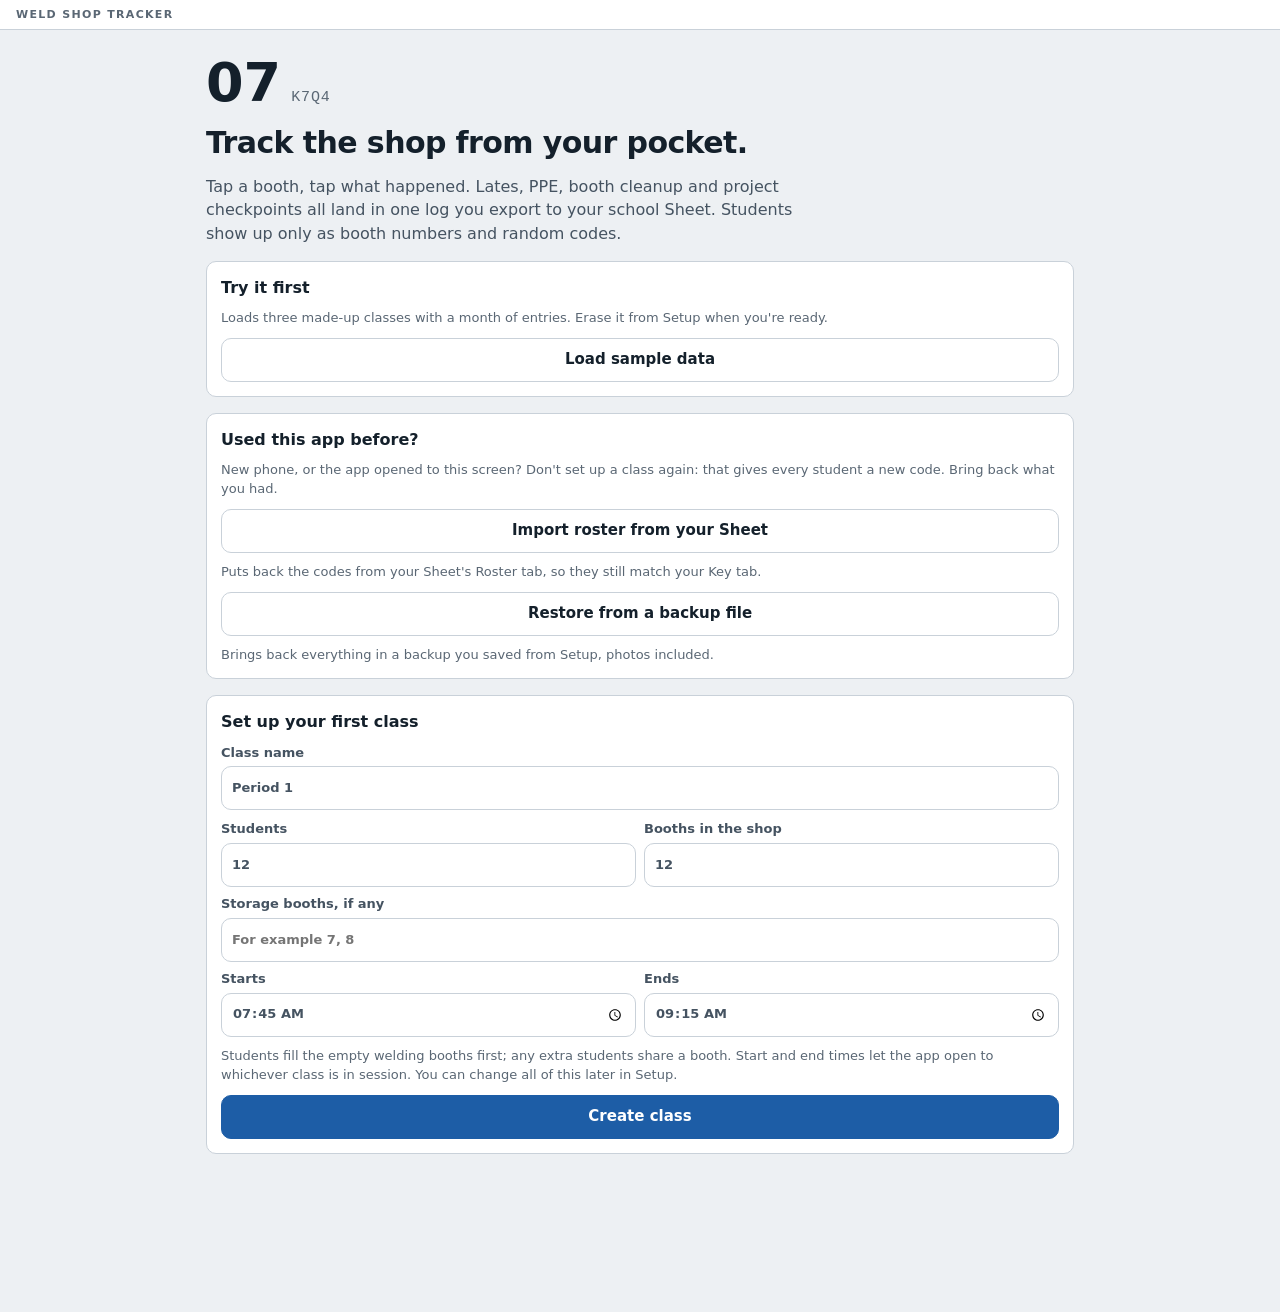
<file: index.html>
<!doctype html>
<html lang="en">
<head>
<meta charset="utf-8">
<meta name="viewport" content="width=device-width, initial-scale=1, viewport-fit=cover">
<meta http-equiv="Content-Security-Policy" content="default-src 'self'; script-src 'self'; style-src 'self' 'unsafe-inline'; img-src 'self' blob: data:; connect-src 'none'; font-src 'none'; media-src 'none'; object-src 'none'; frame-src 'none'; worker-src 'self'; manifest-src 'self'; base-uri 'none'; form-action 'none'">
<meta name="color-scheme" content="light dark">
<meta name="theme-color" content="#1d5da6">
<meta name="mobile-web-app-capable" content="yes">
<meta name="apple-mobile-web-app-capable" content="yes">
<meta name="apple-mobile-web-app-title" content="Shop Tracker">
<meta name="referrer" content="no-referrer">
<link rel="manifest" href="manifest.webmanifest">
<link rel="icon" href="icons/icon-192.png">
<link rel="apple-touch-icon" href="icons/apple-touch-icon.png">
<title>Weld Shop Tracker</title>
<link rel="stylesheet" href="app.css">
</head>
<body>
<header class="hdr" id="hdr">
  <div class="brand">
    <span class="eyebrow" id="hdr-date">Weld Shop Tracker</span>
    <select class="cls-select" id="cls-select" aria-label="Class"></select>
  </div>
  <button class="icon-btn" id="setup-btn" type="button" aria-label="Setup" aria-pressed="false">
    <svg viewBox="0 0 24 24" fill="none" stroke="currentColor" stroke-width="1.8" stroke-linecap="round" stroke-linejoin="round" aria-hidden="true"><path d="M4 7h10M18 7h2M4 17h4M12 17h8"/><circle cx="16" cy="7" r="2.2"/><circle cx="10" cy="17" r="2.2"/></svg>
  </button>
</header>
<main id="main" aria-live="off"></main>
<nav class="nav" id="nav" aria-label="Sections">
  <button type="button" data-tab="class">
    <svg viewBox="0 0 24 24" fill="none" stroke="currentColor" stroke-width="1.8" stroke-linejoin="round" aria-hidden="true"><rect x="3.5" y="3.5" width="7" height="7" rx="1.5"/><rect x="13.5" y="3.5" width="7" height="7" rx="1.5"/><rect x="3.5" y="13.5" width="7" height="7" rx="1.5"/><rect x="13.5" y="13.5" width="7" height="7" rx="1.5"/></svg>
    Class
  </button>
  <button type="button" data-tab="check">
    <svg viewBox="0 0 24 24" fill="none" stroke="currentColor" stroke-width="1.8" stroke-linecap="round" stroke-linejoin="round" aria-hidden="true"><path d="M5 21V4"/><path d="M5 4h11l-2 4 2 4H5"/></svg>
    Checkpoints
  </button>
  <button type="button" data-tab="booths">
    <svg viewBox="0 0 24 24" fill="none" stroke="currentColor" stroke-width="1.8" stroke-linecap="round" stroke-linejoin="round" aria-hidden="true"><rect x="3.5" y="3.5" width="17" height="17" rx="2"/><path d="M8 12.5l2.6 2.6L16 9.5"/></svg>
    Cleanup
  </button>
  <button type="button" data-tab="reports">
    <svg viewBox="0 0 24 24" fill="none" stroke="currentColor" stroke-width="1.8" stroke-linecap="round" aria-hidden="true"><path d="M4 20h16"/><path d="M7 16v-5M12 16V6M17 16v-8"/></svg>
    Reports
  </button>
</nav>
<div id="sheet-root"></div>
<div class="toast" id="toast" role="status" aria-live="polite" hidden></div>
<input type="file" id="cam" accept="image/*" capture="environment" hidden>
<input type="file" id="restore-file" accept="application/json,.json" hidden>
<input type="file" id="rec-photos" accept="image/jpeg,.jpg,.jpeg,.zip,application/zip" multiple hidden>
<input type="file" id="imp-file" accept=".csv,.tsv,.txt,text/csv,text/plain,text/tab-separated-values" hidden>
<script src="app.js" charset="utf-8"></script>
</body>
</html>
</file>
<file: app.css>
/* Layout: one-screen phone app. Sticky header (class + date), scrolling work area, fixed bottom tabs.
   Booth tiles read like stamped steel tags: big booth number, mono code. */
:root {
  --bg: #edf0f3;          /* galvanized grey, cool bias */
  --surface: #ffffff;
  --surface-2: #e2e7ec;
  --ink: #14202b;
  --ink-2: #455361;
  --ink-3: #5a6774;
  --line: #c9d1d9;
  --accent: #1d5da6;      /* steel blue: interactive */
  --accent-ink: #ffffff;
  --accent-soft: #dce8f6;
  --neg: #a8261d;
  --neg-soft: #fbe9e7;
  --pos: #1b7438;
  --pos-soft: #e1f2e6;
  --warn: #855000;
  --warn-soft: #fff0c7;
  --series-1: #2a78d6;
  --scrim: rgba(12, 20, 28, 0.45);
  --shadow: 0 1px 2px rgba(20, 32, 43, 0.08), 0 8px 24px rgba(20, 32, 43, 0.12);
  --font-ui: system-ui, -apple-system, "Segoe UI", Roboto, "Helvetica Neue", Arial, sans-serif;
  --font-mono: ui-monospace, "SF Mono", "Roboto Mono", Menlo, Consolas, monospace;
  --nav-h: 62px;
  --r: 10px;
}
@media (prefers-color-scheme: dark) {
  :root:not([data-theme="light"]) {
    --bg: #0f151b; --surface: #18212a; --surface-2: #222d38; --ink: #e8edf2; --ink-2: #b0bcc8; --ink-3: #93a0ad;
    --line: #2f3c49; --accent: #7db3f0; --accent-ink: #0b1828; --accent-soft: #1d3350;
    --neg: #ff978d; --neg-soft: #3b1815; --pos: #80d996; --pos-soft: #12301b; --warn: #f2c14e; --warn-soft: #3a2c0a;
    --series-1: #3987e5; --scrim: rgba(0, 0, 0, 0.6); --shadow: 0 1px 2px rgba(0,0,0,.4), 0 8px 24px rgba(0,0,0,.45);
    color-scheme: dark;
  }
}
:root[data-theme="dark"] {
  --bg: #0f151b; --surface: #18212a; --surface-2: #222d38; --ink: #e8edf2; --ink-2: #b0bcc8; --ink-3: #93a0ad;
  --line: #2f3c49; --accent: #7db3f0; --accent-ink: #0b1828; --accent-soft: #1d3350;
  --neg: #ff978d; --neg-soft: #3b1815; --pos: #80d996; --pos-soft: #12301b; --warn: #f2c14e; --warn-soft: #3a2c0a;
  --series-1: #3987e5; --scrim: rgba(0, 0, 0, 0.6); --shadow: 0 1px 2px rgba(0,0,0,.4), 0 8px 24px rgba(0,0,0,.45);
  color-scheme: dark;
}

* { box-sizing: border-box; }
[hidden] { display: none !important; }
:root { padding-top: env(safe-area-inset-top, 0px); padding-bottom: env(safe-area-inset-bottom, 0px); }
html, body { height: 100%; }
body {
  margin: 0;
  background: var(--bg);
  color: var(--ink);
  font: 15px/1.45 var(--font-ui);
  -webkit-tap-highlight-color: transparent;
  -webkit-text-size-adjust: 100%;
}
body::before {
  content: ""; position: fixed; inset: 0 0 auto; height: env(safe-area-inset-top, 0px);
  z-index: 30; background: var(--surface);
}
button, input, select, textarea { font: inherit; color: inherit; }
button { cursor: pointer; }
:focus-visible { outline: 3px solid var(--accent); outline-offset: 2px; }
h1, h2, h3 { text-wrap: balance; margin: 0; }
.mono { font-family: var(--font-mono); letter-spacing: 0.06em; }
.num { font-variant-numeric: tabular-nums; }
.muted { color: var(--ink-3); }
.small { font-size: 13px; }
.eyebrow { font-size: 11px; font-weight: 700; letter-spacing: 0.12em; text-transform: uppercase; color: var(--ink-3); }

/* Header */
.hdr {
  position: sticky; top: env(safe-area-inset-top, 0px); z-index: 20;
  background: var(--surface); border-bottom: 1px solid var(--line);
  padding-left: max(16px, env(safe-area-inset-left, 0px));
  padding-right: max(16px, env(safe-area-inset-right, 0px));
  padding-block: 8px;
  display: flex; align-items: center; gap: 10px;
}
.hdr .brand { display: flex; flex-direction: column; min-width: 0; flex: 1; }
.hdr .brand .eyebrow { line-height: 1.2; }
.cls-select {
  appearance: none; -webkit-appearance: none; border: 0; background: transparent;
  font-size: 19px; font-weight: 800; letter-spacing: -0.01em; padding: 2px 22px 2px 0; max-width: 100%;
  background-image: linear-gradient(45deg, transparent 50%, var(--ink-3) 50%), linear-gradient(135deg, var(--ink-3) 50%, transparent 50%);
  background-position: right 8px center, right 3px center; background-size: 5px 5px, 5px 5px; background-repeat: no-repeat;
  text-overflow: ellipsis; overflow: hidden; white-space: nowrap;
}
.icon-btn {
  width: 44px; height: 44px; border-radius: 12px; border: 1px solid var(--line);
  background: var(--surface); display: grid; place-items: center; flex: none;
}
.icon-btn[aria-pressed="true"] { background: var(--accent); color: var(--accent-ink); border-color: var(--accent); }
.icon-btn svg { width: 22px; height: 22px; }

/* Main */
main {
  padding-left: max(16px, env(safe-area-inset-left, 0px));
  padding-right: max(16px, env(safe-area-inset-right, 0px));
  padding-block: 14px calc(var(--nav-h) + env(safe-area-inset-bottom, 0px) + 96px);
  max-width: 900px; margin: 0 auto;
  display: flex; flex-direction: column; gap: 14px;
}
.row { display: flex; gap: 8px; align-items: center; flex-wrap: wrap; }
.row.between { justify-content: space-between; }
.stack { display: flex; flex-direction: column; gap: 10px; }
.card {
  background: var(--surface); border: 1px solid var(--line); border-radius: var(--r);
  padding: 14px; display: flex; flex-direction: column; gap: 10px; min-width: 0;
}
.card h2 { font-size: 16px; font-weight: 750; }
.card p { margin: 0; }

/* Buttons */
.btn {
  min-height: 44px; padding: 0 16px; border-radius: 10px; border: 1px solid var(--line);
  background: var(--surface); font-weight: 650; display: inline-flex; align-items: center; justify-content: center; gap: 8px;
}
.btn.primary { background: var(--accent); color: var(--accent-ink); border-color: var(--accent); }
.btn.danger { background: var(--neg); color: var(--surface); border-color: var(--neg); }
.btn.ghost { background: transparent; }
.btn.sm { min-height: 36px; padding: 0 12px; font-size: 14px; }
.btn.block { width: 100%; }
.btn:disabled { opacity: 0.5; cursor: default; }
.chip-btn {
  min-height: 36px; padding: 0 12px; border-radius: 999px; border: 1px solid var(--line);
  background: var(--surface); font-size: 14px; font-weight: 600;
}
.chip-btn[aria-pressed="true"] { background: var(--ink); color: var(--surface); border-color: var(--ink); }
.seg { display: flex; background: var(--surface-2); border-radius: 10px; padding: 3px; gap: 3px; }
.seg button { flex: 1; min-height: 38px; border: 0; border-radius: 8px; background: transparent; font-weight: 650; font-size: 14px; }
.seg button[aria-pressed="true"] { background: var(--surface); box-shadow: 0 1px 2px rgba(0,0,0,.12); }

/* Status strip */
.strip { display: flex; gap: 8px; align-items: center; flex-wrap: wrap; }
.pill {
  display: inline-flex; align-items: center; gap: 6px; min-height: 32px; padding: 0 12px; border-radius: 999px;
  font-size: 13px; font-weight: 650; border: 1px solid var(--line); background: var(--surface);
}
.pill.ok { background: var(--pos-soft); color: var(--pos); border-color: transparent; }
.pill.warn { background: var(--warn-soft); color: var(--warn); border-color: transparent; }
.pill.neg { background: var(--neg-soft); color: var(--neg); border-color: transparent; }
.dot { width: 8px; height: 8px; border-radius: 50%; background: currentColor; flex: none; }

/* Banner */
.banner {
  display: flex; gap: 10px; align-items: center; justify-content: space-between; flex-wrap: wrap;
  background: var(--warn-soft); color: var(--warn); border-radius: var(--r); padding: 10px 12px; font-weight: 600; font-size: 14px;
}
.banner.info { background: var(--accent-soft); color: var(--ink); }
.banner .btn { color: var(--ink); }

/* Booth tiles */
.tiles { display: grid; grid-template-columns: repeat(auto-fill, minmax(100px, 1fr)); gap: 8px; }
.tile {
  position: relative; text-align: left; border: 1.5px solid var(--line); background: var(--surface);
  border-radius: var(--r); padding: 8px 10px 10px; min-height: 96px; display: flex; flex-direction: column; gap: 4px;
  min-width: 0; touch-action: manipulation; user-select: none; -webkit-user-select: none;
}
.tile:active { transform: scale(0.98); }
.tile .bn-label { font-size: 10px; font-weight: 700; letter-spacing: 0.14em; color: var(--ink-3); }
.tile .bn { font-size: 30px; line-height: 1; font-weight: 800; font-variant-numeric: tabular-nums; letter-spacing: -0.02em; }
.tile .code { font-family: var(--font-mono); font-size: 12px; letter-spacing: 0.1em; color: var(--ink-3); }
.tile .net { position: absolute; top: 8px; right: 8px; font-size: 12px; font-weight: 750; font-variant-numeric: tabular-nums; padding: 1px 7px; border-radius: 999px; }
.tile .net.neg { background: var(--neg-soft); color: var(--neg); }
.tile .net.pos { background: var(--pos-soft); color: var(--pos); }
.tile .chips { display: flex; flex-wrap: wrap; gap: 3px; margin-top: auto; }
.tchip { font-size: 10.5px; font-weight: 700; padding: 1px 5px; border-radius: 4px; max-width: 100%; overflow: hidden; text-overflow: ellipsis; white-space: nowrap; }
.tchip.neg { background: var(--neg-soft); color: var(--neg); }
.tchip.pos { background: var(--pos-soft); color: var(--pos); }
.tchip.act { background: var(--surface-2); color: var(--ink-2); }
.tchip.task { background: var(--accent-soft); color: var(--ink); }
.tile.selected { border-color: var(--accent); box-shadow: inset 0 0 0 2px var(--accent); }
.tile .check { position: absolute; top: 8px; right: 8px; width: 22px; height: 22px; border-radius: 50%; border: 2px solid var(--line); background: var(--surface); }
.tile.selected .check { background: var(--accent); border-color: var(--accent); }
.tile.selected .check::after { content: ""; position: absolute; left: 6px; top: 2px; width: 5px; height: 10px; border: solid var(--accent-ink); border-width: 0 2.5px 2.5px 0; transform: rotate(45deg); }
.tile.absent { background: var(--surface-2); }
/* booth sweep */
.tile.flag { border-color: var(--neg); background: var(--neg-soft); }
.tile.flag .bn, .tile.flag .bn-label { color: var(--neg); }
.tile.flag .tchip.neg { background: var(--surface); }
.tile .state { font-size: 12px; font-weight: 750; }
.tile.ok-state .state { color: var(--pos); }
.tile.flag .state { color: var(--neg); }

/* Sticky apply bar */
.applybar {
  position: fixed; left: 0; right: 0; z-index: 15;
  bottom: calc(var(--nav-h) + env(safe-area-inset-bottom, 0px));
  padding-left: max(16px, env(safe-area-inset-left, 0px)); padding-right: max(16px, env(safe-area-inset-right, 0px));
  padding-block: 10px; background: var(--surface); border-top: 1px solid var(--line);
  display: flex; gap: 8px; align-items: center;
}
.applybar .btn { flex: 1; }

/* Bottom nav */
.nav {
  position: fixed; left: 0; right: 0; bottom: 0; z-index: 20;
  background: var(--surface); border-top: 1px solid var(--line);
  padding-bottom: env(safe-area-inset-bottom, 0px);
  padding-left: max(16px, env(safe-area-inset-left, 0px)); padding-right: max(16px, env(safe-area-inset-right, 0px));
  display: grid; grid-template-columns: repeat(4, 1fr);
}
.nav button {
  height: var(--nav-h); border: 0; background: transparent; display: flex; flex-direction: column; align-items: center; justify-content: center;
  gap: 3px; font-size: 11.5px; font-weight: 700; color: var(--ink-3); letter-spacing: 0.02em;
}
.nav button svg { width: 24px; height: 24px; }
.nav button[aria-current="page"] { color: var(--accent); }

/* Sheet */
.scrim { position: fixed; inset: 0; background: var(--scrim); z-index: 40; }
.sheet {
  position: fixed; left: 0; right: 0; bottom: 0; z-index: 41; max-height: 90dvh; overflow-y: auto; overscroll-behavior: contain;
  background: var(--surface); border-radius: 18px 18px 0 0; box-shadow: var(--shadow);
  padding-left: max(16px, env(safe-area-inset-left, 0px)); padding-right: max(16px, env(safe-area-inset-right, 0px));
  padding-block: 8px calc(16px + env(safe-area-inset-bottom, 0px));
  display: flex; flex-direction: column; gap: 12px;
  max-width: 720px; margin: 0 auto;
}
.sheet .grab { width: 40px; height: 5px; border-radius: 3px; background: var(--line); margin: 2px auto 0; flex: none; }
.sheet-head { display: flex; align-items: flex-start; justify-content: space-between; gap: 10px; }
.sheet-head h2 { font-size: 22px; font-weight: 800; letter-spacing: -0.01em; }
.sheet-head .sub { font-size: 13px; color: var(--ink-3); }
.sec-label { font-size: 11px; font-weight: 750; letter-spacing: 0.12em; text-transform: uppercase; color: var(--ink-3); }
.codes { display: grid; grid-template-columns: 1fr 1fr; gap: 8px; }
.codebtn {
  min-height: 58px; border-radius: 12px; border: 1px solid transparent; padding: 8px 12px; text-align: left;
  display: flex; align-items: center; justify-content: space-between; gap: 8px; font-size: 15.5px; font-weight: 700; line-height: 1.2;
}
.codebtn .pts { font-size: 13px; font-variant-numeric: tabular-nums; opacity: 0.85; flex: none; }
.codebtn.neg { background: var(--neg-soft); color: var(--neg); }
.codebtn.pos { background: var(--pos-soft); color: var(--pos); }
.codebtn:active { filter: brightness(0.95); }
.status-btns { display: grid; grid-template-columns: repeat(3, 1fr); gap: 8px; }
.status-btns .codebtn { justify-content: center; text-align: center; flex-direction: column; gap: 2px; }
.codebtn.warnc { background: var(--warn-soft); color: var(--warn); }
.inline-form { display: flex; gap: 8px; }
.inline-form select { flex: 1; min-width: 0; }
.field, select.field, textarea.field {
  min-height: 44px; border: 1px solid var(--line); border-radius: 10px; background: var(--surface); padding: 8px 10px; width: 100%;
}
textarea.field { min-height: 72px; resize: vertical; }
label.lbl { display: flex; flex-direction: column; gap: 4px; font-size: 13px; font-weight: 650; color: var(--ink-2); }
.list { display: flex; flex-direction: column; }
.li { display: flex; gap: 10px; align-items: center; padding: 10px 0; border-top: 1px solid var(--line); min-width: 0; }
.li:first-child { border-top: 0; }
.li .main { flex: 1; min-width: 0; }
.li .t { font-weight: 650; overflow-wrap: anywhere; }
.li .s { font-size: 12.5px; color: var(--ink-3); overflow-wrap: anywhere; }
.li .p { font-weight: 750; font-variant-numeric: tabular-nums; }
.li .p.neg { color: var(--neg); } .li .p.pos { color: var(--pos); }
.li.voided .t, .li.voided .p { text-decoration: line-through; opacity: 0.6; }
.thumb { width: 52px; height: 52px; border-radius: 8px; object-fit: cover; background: var(--surface-2); flex: none; border: 1px solid var(--line); }
.photo-full { width: 100%; border-radius: 10px; }
.pending-photo { display: flex; gap: 10px; align-items: center; background: var(--accent-soft); border-radius: 10px; padding: 8px; }
details > summary { cursor: pointer; font-weight: 650; min-height: 36px; display: flex; align-items: center; }

/* Toast */
.toast {
  position: fixed; z-index: 50; left: max(16px, env(safe-area-inset-left, 0px)); right: max(16px, env(safe-area-inset-right, 0px));
  bottom: calc(var(--nav-h) + env(safe-area-inset-bottom, 0px) + 74px);
  background: var(--ink); color: var(--surface); border-radius: 12px; padding: 10px 10px 10px 14px; box-shadow: var(--shadow);
  display: flex; align-items: center; gap: 10px; font-weight: 650; max-width: 560px; margin: 0 auto;
}
.toast .msg { flex: 1; min-width: 0; }
.toast button { background: transparent; color: var(--surface); border: 1px solid currentColor; border-radius: 8px; min-height: 36px; padding: 0 12px; font-weight: 750; }

/* Checkpoint grid */
.scroll-x { overflow-x: auto; -webkit-overflow-scrolling: touch; border: 1px solid var(--line); border-radius: var(--r); background: var(--surface); }
table { border-collapse: collapse; width: 100%; font-size: 14px; }
th, td { padding: 8px 10px; text-align: left; border-bottom: 1px solid var(--line); white-space: nowrap; }
th { font-size: 11px; letter-spacing: 0.08em; text-transform: uppercase; color: var(--ink-3); font-weight: 750; background: var(--surface); }
td.r, th.r { text-align: right; }
tbody tr:last-child td { border-bottom: 0; }
.cp-table th.cp { white-space: normal; min-width: 76px; max-width: 110px; vertical-align: bottom; text-transform: none; letter-spacing: 0; font-size: 12px; line-height: 1.2; }
.cp-table td.seat, .cp-table th.seat { position: sticky; left: 0; background: var(--surface); z-index: 1; border-right: 1px solid var(--line); }
.cp-cell { width: 100%; min-width: 64px; min-height: 40px; border-radius: 8px; border: 1px dashed var(--line); background: transparent; font-size: 13px; font-weight: 750; display: flex; align-items: center; justify-content: center; gap: 4px; }
.cp-cell.approved { background: var(--pos-soft); color: var(--pos); border: 0; font-size: 17px; }
.cp-cell.shown { background: var(--warn-soft); color: var(--warn); border: 0; }
.cp-cell.redo { background: var(--neg-soft); color: var(--neg); border: 0; }
.cp-table td.cpc { padding: 4px; }
/* The grid scrolls inside its own box, so the checkpoint names stay on top and the codes stay on the left. */
.cp-wrap { max-height: max(280px, calc(100dvh - var(--nav-h) - 190px)); overflow: auto; overscroll-behavior: contain; }
.cp-table thead th { position: sticky; top: 0; z-index: 2; background: var(--surface); box-shadow: inset 0 -1px 0 var(--line); }
.cp-table thead th.seat { z-index: 3; }
.legend { display: flex; gap: 12px; flex-wrap: wrap; font-size: 12.5px; color: var(--ink-2); }
.legend span { display: inline-flex; align-items: center; gap: 6px; }
.sw { width: 12px; height: 12px; border-radius: 3px; display: inline-block; }
.sw.approved { background: var(--pos); } .sw.shown { background: var(--warn); } .sw.redo { background: var(--neg); }
.sw.none { border: 1px dashed var(--ink-3); }
.prog { height: 6px; background: var(--surface-2); border-radius: 3px; overflow: hidden; }
.prog > i { display: block; height: 100%; background: var(--pos); border-radius: 3px; }

/* Reports */
.kpis { display: grid; grid-template-columns: repeat(auto-fit, minmax(96px, 1fr)); gap: 8px; }
.kpi { background: var(--surface); border: 1px solid var(--line); border-radius: var(--r); padding: 10px 12px; min-width: 0; }
.kpi .v { font-size: 24px; font-weight: 800; font-variant-numeric: tabular-nums; letter-spacing: -0.01em; }
.kpi .k { font-size: 12px; color: var(--ink-3); font-weight: 650; }
.bars { display: flex; flex-direction: column; gap: 6px; }
.bar-row { display: grid; grid-template-columns: minmax(90px, 38%) 1fr; gap: 10px; align-items: center; font-size: 13.5px; }
.bar-row .lab { overflow: hidden; text-overflow: ellipsis; white-space: nowrap; color: var(--ink-2); }
.bar-track { display: flex; align-items: center; gap: 6px; min-width: 0; }
.bar { height: 14px; background: var(--series-1); border-radius: 0 4px 4px 0; min-width: 2px; }
.bar-val { font-variant-numeric: tabular-nums; font-weight: 700; font-size: 13px; color: var(--ink); }
.multiples { display: grid; grid-template-columns: repeat(auto-fit, minmax(240px, 1fr)); gap: 10px; }
.mult { min-width: 0; }
.mult h3 { font-size: 13.5px; font-weight: 750; margin-bottom: 4px; }
.mult svg { width: 100%; height: auto; display: block; }
.mult .readout { font-size: 12.5px; color: var(--ink-2); min-height: 18px; }
.chart-axis { fill: var(--ink-3); font-size: 10px; font-family: var(--font-ui); }
.chart-grid { stroke: var(--line); stroke-width: 1; }
.chart-base { stroke: var(--ink-3); stroke-width: 1; }
.chart-bar { fill: var(--series-1); }
.chart-bar.sel { fill: var(--ink); }
.chart-val { fill: var(--ink); font-size: 10px; font-weight: 700; font-family: var(--font-ui); }
.emp { font-weight: 750; font-variant-numeric: tabular-nums; }
.emp.low { color: var(--neg); } .emp.mid { color: var(--warn); }
tr.clickable { cursor: pointer; }
.th-btn { border: 0; background: transparent; padding: 4px 2px; font: inherit; letter-spacing: inherit; text-transform: inherit; color: inherit; cursor: pointer; }
tr.clickable:active td { background: var(--surface-2); }

/* Setup */
.setup details.sec { background: var(--surface); border: 1px solid var(--line); border-radius: var(--r); }
.setup details.sec > summary { padding: 12px 14px; font-size: 16px; font-weight: 750; list-style: none; justify-content: space-between; gap: 8px; }
.setup details.sec > summary::-webkit-details-marker { display: none; }
.setup details.sec > summary::after { content: "+"; font-weight: 500; font-size: 22px; color: var(--ink-3); }
.setup details.sec[open] > summary::after { content: "\2212"; }
.setup .sec-body { padding: 0 14px 14px; display: flex; flex-direction: column; gap: 12px; }
.edit-row { display: grid; grid-template-columns: 1fr auto; gap: 8px; align-items: center; }
.edit-grid { display: grid; gap: 8px; grid-template-columns: 1fr 1fr; }
.seat-row { display: grid; grid-template-columns: 60px 1fr auto; gap: 10px; align-items: center; padding: 8px 0; border-top: 1px solid var(--line); }
.seat-id { min-width: 0; white-space: nowrap; overflow: hidden; text-overflow: ellipsis; }
.seat-row:first-child { border-top: 0; }
.seat-row .field { min-height: 40px; }
.code-row { display: grid; grid-template-columns: 1fr 112px 64px; gap: 6px; align-items: center; padding: 8px 0; border-top: 1px solid var(--line); }
.code-row:first-of-type { border-top: 0; }
.code-row .tools { grid-column: 1 / -1; display: flex; gap: 6px; align-items: center; flex-wrap: wrap; }
.toggle { display: inline-flex; align-items: center; gap: 6px; font-size: 13.5px; font-weight: 600; min-height: 36px; }
.toggle input { width: 20px; height: 20px; accent-color: var(--accent); }
.subcard { border: 1px solid var(--line); border-radius: var(--r); padding: 12px; display: flex; flex-direction: column; gap: 10px; }
.privacy p { margin: 0; font-size: 14px; color: var(--ink-2); }

/* Welcome */
.welcome { display: flex; flex-direction: column; gap: 16px; padding-top: 12px; }
.welcome h1 { font-size: 30px; font-weight: 850; letter-spacing: -0.02em; line-height: 1.1; }
.welcome .lede { font-size: 16px; color: var(--ink-2); margin: 0; max-width: 60ch; }
.tagstamp { display: inline-flex; gap: 10px; align-items: baseline; }
.tagstamp .bn { font-size: 54px; font-weight: 850; line-height: 1; font-variant-numeric: tabular-nums; }
.empty { text-align: center; padding: 36px 12px; display: flex; flex-direction: column; gap: 10px; align-items: center; }
.empty h2 { font-size: 18px; }
.empty p { margin: 0; color: var(--ink-3); max-width: 40ch; }

@media (min-width: 640px) {
  .tiles { grid-template-columns: repeat(auto-fill, minmax(118px, 1fr)); }
  .codes { grid-template-columns: repeat(3, 1fr); }
}
@media (prefers-reduced-motion: reduce) {
  .tile:active { transform: none; }
}

/* Booth photos */
.tile.flag.major { border-width: 3px; padding: 6.5px 8.5px 8.5px; }
.tile.flag.major .state { text-transform: uppercase; letter-spacing: 0.04em; }
.ph-row { display: flex; gap: 10px; flex-wrap: wrap; padding-top: 6px; }
.ph { position: relative; }
.ph .thumb { width: 78px; height: 78px; cursor: zoom-in; }
.ph-del {
  position: absolute; top: -8px; right: -8px; width: 30px; height: 30px; border-radius: 50%;
  border: 1px solid var(--line); background: var(--surface); color: var(--ink); font-size: 18px; line-height: 1;
  display: grid; place-items: center; padding: 0; box-shadow: var(--shadow);
}

/* Shop layout: storage booths are hatched; shared booths are grouped */
.slot {
  border: 1.5px dashed var(--line); border-radius: var(--r); padding: 8px 10px 10px; min-height: 96px;
  display: flex; flex-direction: column; gap: 4px; min-width: 0; color: var(--ink-3);
  background: repeating-linear-gradient(135deg, transparent 0 7px, var(--surface-2) 7px 9px);
}
.slot .bn-label { font-size: 10px; font-weight: 700; letter-spacing: 0.14em; }
.slot .bn { font-size: 30px; line-height: 1; font-weight: 800; font-variant-numeric: tabular-nums; opacity: 0.6; }
.slot .state { font-size: 12px; font-weight: 750; letter-spacing: 0.08em; text-transform: uppercase; }
.pair {
  grid-column: span 2; border: 1.5px solid var(--accent); border-radius: 12px; padding: 6px;
  background: var(--accent-soft); display: flex; flex-direction: column; gap: 6px; min-width: 0;
}
.pair.n3 { grid-column: 1 / -1; }
.pair-head { font-size: 10.5px; font-weight: 750; letter-spacing: 0.12em; text-transform: uppercase; color: var(--ink-2); padding: 0 4px; }
.pair-tiles { display: grid; grid-template-columns: repeat(2, minmax(0, 1fr)); gap: 6px; }
.pair.n3 .pair-tiles { grid-template-columns: repeat(3, minmax(0, 1fr)); }
.tile .side { font-size: 0.72em; margin-left: 1px; color: var(--accent); }
.booth-picker { display: grid; grid-template-columns: repeat(auto-fill, minmax(46px, 1fr)); gap: 6px; }
.booth-picker .chip-btn { min-height: 44px; border-radius: 10px; padding: 0; font-variant-numeric: tabular-nums; font-weight: 700; }
.booth-picker .chip-btn[aria-pressed="true"] {
  color: var(--ink); border: 1.5px dashed var(--ink-3);
  background: repeating-linear-gradient(135deg, var(--surface) 0 6px, var(--surface-2) 6px 9px);
}
.chip-btn.who { min-height: 44px; }

/* Shared areas and earned hours */
.tile.area-tile { min-height: 84px; }
.tile .area-name { font-size: 16px; font-weight: 800; line-height: 1.2; overflow-wrap: anywhere; }
.tile.area-tile.flag .area-name, .tile.area-tile.flag .bn-label { color: var(--neg); }
.cp-table th.cp .cp-std { display: block; font-size: 10.5px; font-weight: 600; color: var(--ink-3); margin-top: 2px; }
.hours-box { border: 1px solid var(--line); border-radius: var(--r); padding: 10px 12px; display: flex; flex-direction: column; gap: 8px; background: var(--surface-2); }
.stepper { display: grid; grid-template-columns: 56px 1fr 56px; gap: 8px; }
.stepper .btn { font-size: 22px; padding: 0; }
.stepper .field { text-align: center; font-size: 20px; font-weight: 750; font-variant-numeric: tabular-nums; }

/* Sheet children never squeeze below their content (labels with a min-height would otherwise overlap) */
.sheet > * { flex-shrink: 0; }

/* Import from the Sheet */
.imp-list { margin: 0; padding-left: 20px; display: flex; flex-direction: column; gap: 6px; }
.imp-list details { margin-top: 2px; }
#imp-text { min-height: 120px; font-size: 12.5px; letter-spacing: 0; white-space: pre; overflow-x: auto; }

/* Lab work in a student's history */
.cred-row { display: flex; gap: 8px; align-items: flex-start; font-size: 13.5px; }
.cred-row .pill { flex: none; }
.lab-list { display: flex; flex-direction: column; gap: 6px; }
.lab-proj { border: 1px solid var(--line); border-radius: var(--r); padding: 8px 10px; }
.lab-proj > summary { display: flex; justify-content: space-between; align-items: center; gap: 8px; font-weight: 700; font-size: 14px; cursor: pointer; }
.lab-cps { display: flex; flex-direction: column; gap: 4px; margin-top: 8px; }
.lab-cp { display: grid; grid-template-columns: 1fr 76px; gap: 8px; align-items: center; font-size: 13.5px; }
/* New school year */
.yr-row { display: grid; grid-template-columns: minmax(0, 1fr) minmax(0, 1.4fr); gap: 8px; align-items: center; font-size: 13.5px; }
.yr-row .field { min-height: 40px; font-size: 13.5px; }
</file>
